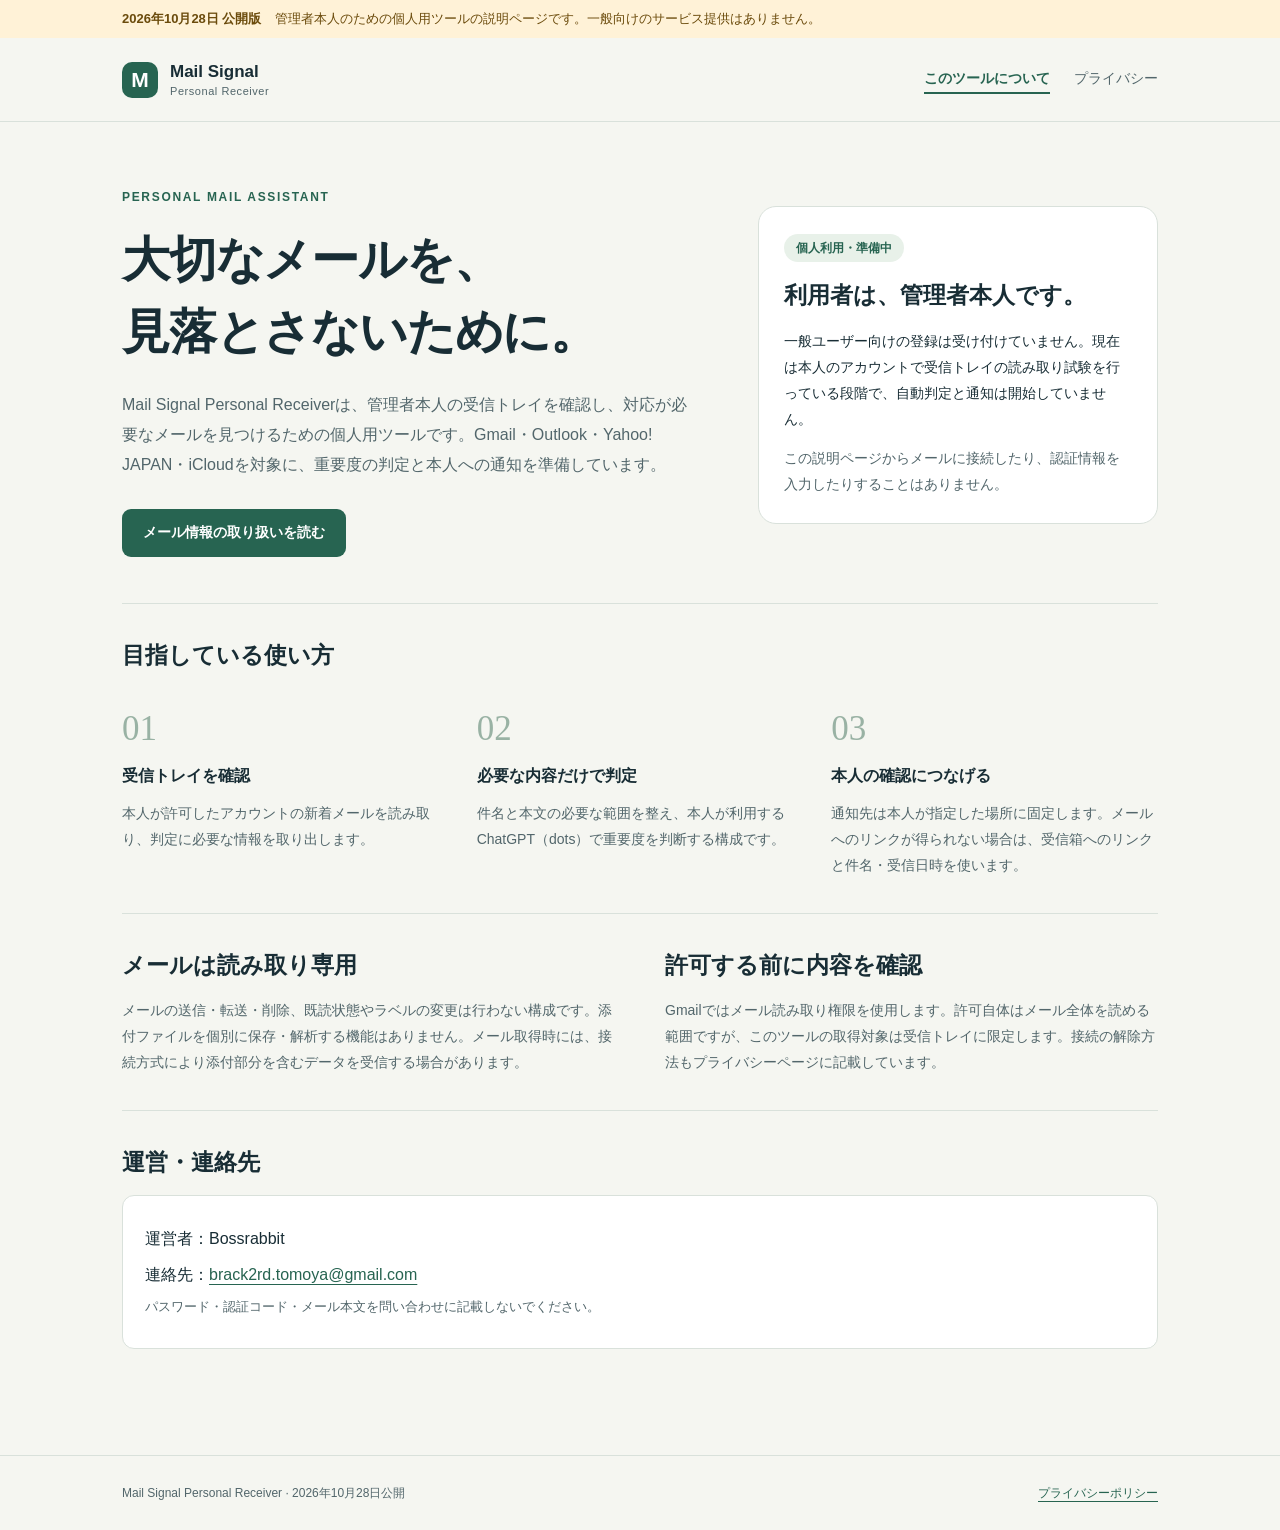
<file: index.html>
<!doctype html>
<html lang="ja">
<head>
  <meta charset="utf-8"><meta name="viewport" content="width=device-width,initial-scale=1">
  <meta name="robots" content="noindex,nofollow"><meta name="referrer" content="no-referrer">
  <meta http-equiv="Content-Security-Policy" content="default-src 'none'; style-src 'self'; img-src 'self'; base-uri 'none'; form-action 'none'">
  <title>Mail Signal Personal Receiver｜個人用メール通知</title>
  <meta name="description" content="Mail Signal Personal Receiverの目的と、メール情報の取り扱いについて。管理者本人のための個人用メール確認・通知ツールです。">
  <link rel="stylesheet" href="styles.css">
</head>
<body>
<a class="skip" href="#main">本文へ</a>
<div class="draft"><div class="wrap"><strong>2026年10月28日 公開版</strong>管理者本人のための個人用ツールの説明ページです。一般向けのサービス提供はありません。</div></div>
<header><div class="wrap header">
  <a class="brand" href="index.html"><span class="mark" aria-hidden="true">M</span><span>Mail Signal<small>Personal Receiver</small></span></a>
  <nav aria-label="メインナビゲーション"><a href="index.html" aria-current="page">このツールについて</a><a href="privacy.html">プライバシー</a></nav>
</div></header>
<main id="main"><div class="wrap">
  <div class="hero">
    <div><div class="eyebrow">PERSONAL MAIL ASSISTANT</div><h1>大切なメールを、<br>見落とさないために。</h1>
      <p class="lede">Mail Signal Personal Receiverは、管理者本人の受信トレイを確認し、対応が必要なメールを見つけるための個人用ツールです。Gmail・Outlook・Yahoo! JAPAN・iCloudを対象に、重要度の判定と本人への通知を準備しています。</p>
      <a class="button" href="privacy.html">メール情報の取り扱いを読む</a>
    </div>
    <aside class="status" aria-label="提供状況"><span class="badge">個人利用・準備中</span><h2>利用者は、管理者本人です。</h2><p>一般ユーザー向けの登録は受け付けていません。現在は本人のアカウントで受信トレイの読み取り試験を行っている段階で、自動判定と通知は開始していません。</p><p class="quiet">この説明ページからメールに接続したり、認証情報を入力したりすることはありません。</p></aside>
  </div>
  <section class="section" aria-labelledby="how"><h2 id="how">目指している使い方</h2><div class="flow">
    <article><div class="number">01</div><h3>受信トレイを確認</h3><p>本人が許可したアカウントの新着メールを読み取り、判定に必要な情報を取り出します。</p></article>
    <article><div class="number">02</div><h3>必要な内容だけで判定</h3><p>件名と本文の必要な範囲を整え、本人が利用するChatGPT（dots）で重要度を判断する構成です。</p></article>
    <article><div class="number">03</div><h3>本人の確認につなげる</h3><p>通知先は本人が指定した場所に固定します。メールへのリンクが得られない場合は、受信箱へのリンクと件名・受信日時を使います。</p></article>
  </div></section>
  <section class="section columns"><div><h2>メールは読み取り専用</h2><p>メールの送信・転送・削除、既読状態やラベルの変更は行わない構成です。添付ファイルを個別に保存・解析する機能はありません。メール取得時には、接続方式により添付部分を含むデータを受信する場合があります。</p></div><div><h2>許可する前に内容を確認</h2><p>Gmailではメール読み取り権限を使用します。許可自体はメール全体を読める範囲ですが、このツールの取得対象は受信トレイに限定します。接続の解除方法もプライバシーページに記載しています。</p></div></section>
  <section class="section"><h2>運営・連絡先</h2><div class="contact"><p>運営者：Bossrabbit</p><p>連絡先：<a href="mailto:brack2rd.tomoya@gmail.com">brack2rd.tomoya@gmail.com</a></p><p class="quiet">パスワード・認証コード・メール本文を問い合わせに記載しないでください。</p></div></section>
</div></main>
<footer><div class="wrap footer"><span>Mail Signal Personal Receiver · 2026年10月28日公開</span><span><a href="privacy.html">プライバシーポリシー</a></span></div></footer>
</body></html>
</file>
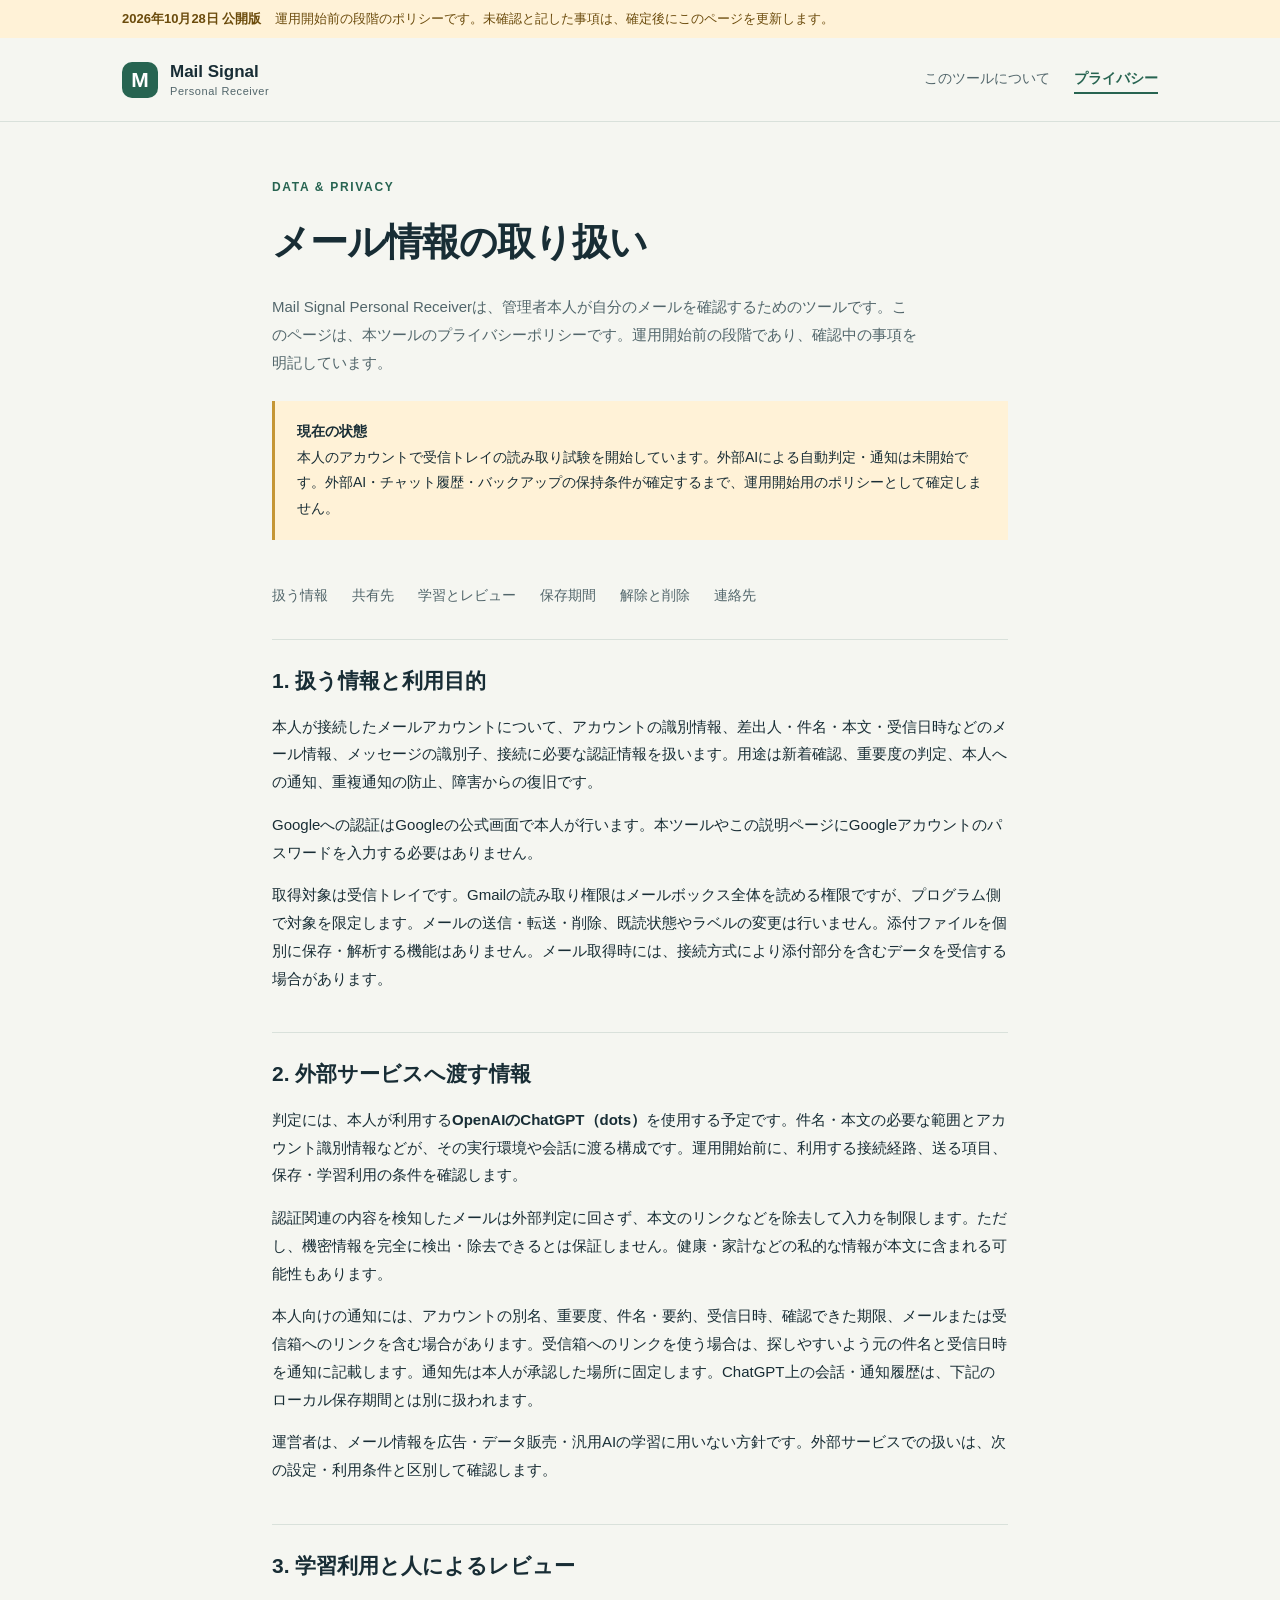
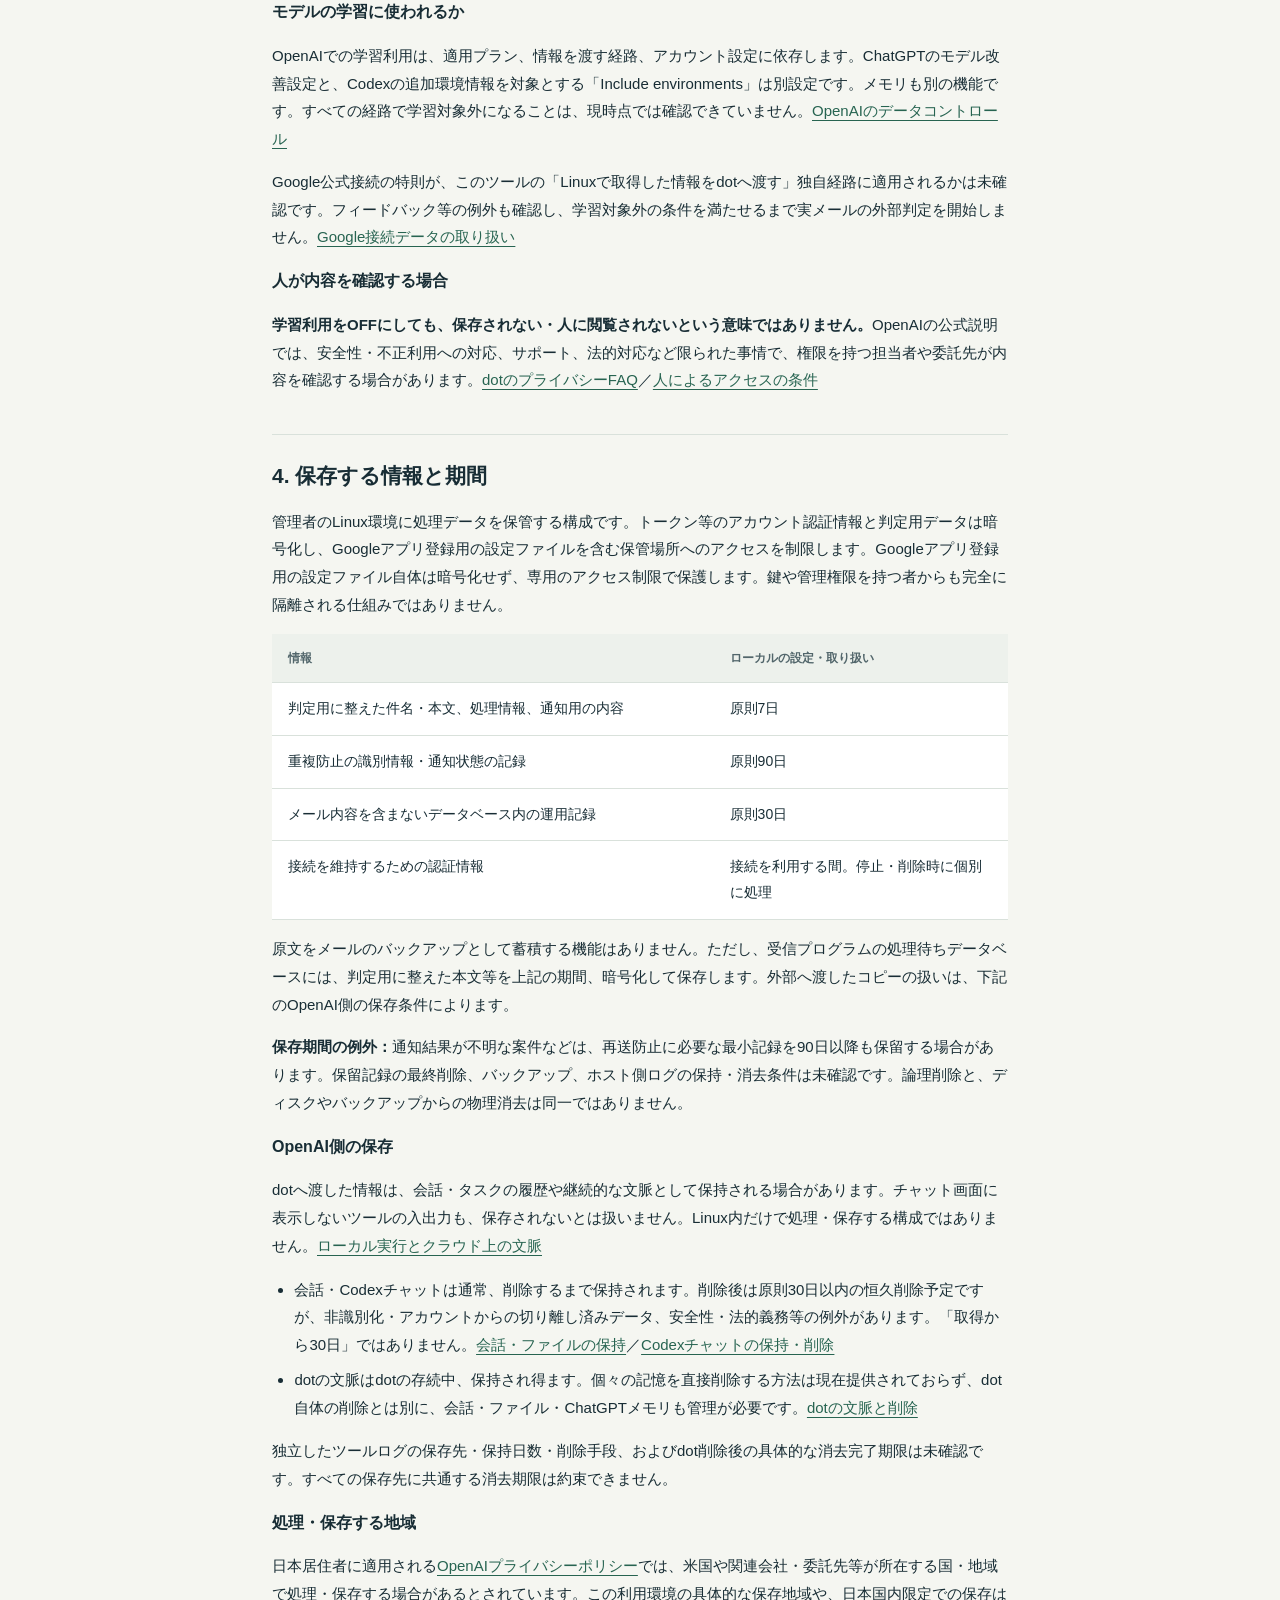
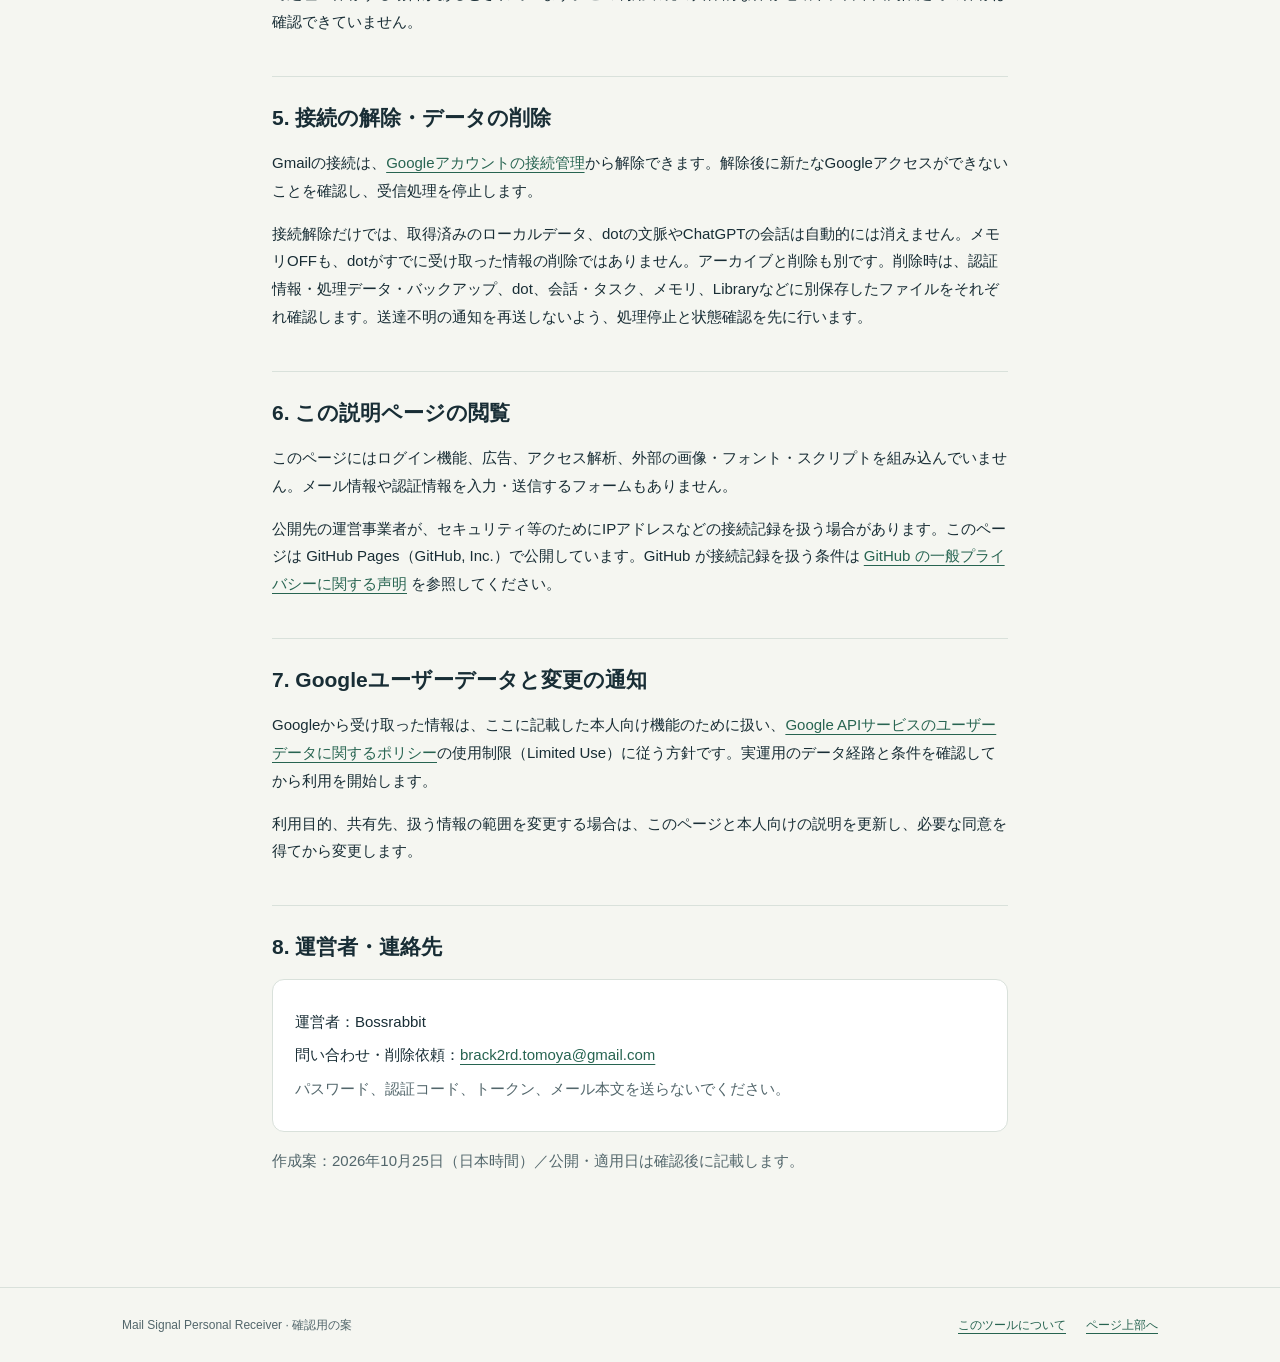
<file: privacy.html>
<!doctype html>
<html lang="ja">
<head>
  <meta charset="utf-8"><meta name="viewport" content="width=device-width,initial-scale=1">
  <meta name="robots" content="noindex,nofollow"><meta name="referrer" content="no-referrer">
  <meta http-equiv="Content-Security-Policy" content="default-src 'none'; style-src 'self'; img-src 'self'; base-uri 'none'; form-action 'none'">
  <title>プライバシーポリシー｜Mail Signal Personal Receiver</title>
  <meta name="description" content="Mail Signal Personal Receiverが扱うメール情報、利用目的、外部サービスへの共有、保存と接続解除について。">
  <link rel="stylesheet" href="styles.css">
</head>
<body>
<a class="skip" href="#main">本文へ</a>
<div class="draft"><div class="wrap"><strong>2026年10月28日 公開版</strong>運用開始前の段階のポリシーです。未確認と記した事項は、確定後にこのページを更新します。</div></div>
<header><div class="wrap header"><a class="brand" href="index.html"><span class="mark" aria-hidden="true">M</span><span>Mail Signal<small>Personal Receiver</small></span></a><nav aria-label="メインナビゲーション"><a href="index.html">このツールについて</a><a href="privacy.html" aria-current="page">プライバシー</a></nav></div></header>
<main id="main"><div class="wrap policy">
  <div class="eyebrow">DATA &amp; PRIVACY</div><h1>メール情報の取り扱い</h1><p class="lede">Mail Signal Personal Receiverは、管理者本人が自分のメールを確認するためのツールです。このページは、本ツールのプライバシーポリシーです。運用開始前の段階であり、確認中の事項を明記しています。</p>
  <div class="note"><strong>現在の状態</strong><br>本人のアカウントで受信トレイの読み取り試験を開始しています。外部AIによる自動判定・通知は未開始です。外部AI・チャット履歴・バックアップの保持条件が確定するまで、運用開始用のポリシーとして確定しません。</div>
  <nav class="toc" aria-label="ページ内目次"><a href="#data">扱う情報</a><a href="#sharing">共有先</a><a href="#ai-use">学習とレビュー</a><a href="#retention">保存期間</a><a href="#control">解除と削除</a><a href="#contact">連絡先</a></nav>
  <section id="data"><h2>1. 扱う情報と利用目的</h2><p>本人が接続したメールアカウントについて、アカウントの識別情報、差出人・件名・本文・受信日時などのメール情報、メッセージの識別子、接続に必要な認証情報を扱います。用途は新着確認、重要度の判定、本人への通知、重複通知の防止、障害からの復旧です。</p><p>Googleへの認証はGoogleの公式画面で本人が行います。本ツールやこの説明ページにGoogleアカウントのパスワードを入力する必要はありません。</p><p>取得対象は受信トレイです。Gmailの読み取り権限はメールボックス全体を読める権限ですが、プログラム側で対象を限定します。メールの送信・転送・削除、既読状態やラベルの変更は行いません。添付ファイルを個別に保存・解析する機能はありません。メール取得時には、接続方式により添付部分を含むデータを受信する場合があります。</p></section>
  <section id="sharing"><h2>2. 外部サービスへ渡す情報</h2><p>判定には、本人が利用する<strong>OpenAIのChatGPT（dots）</strong>を使用する予定です。件名・本文の必要な範囲とアカウント識別情報などが、その実行環境や会話に渡る構成です。運用開始前に、利用する接続経路、送る項目、保存・学習利用の条件を確認します。</p><p>認証関連の内容を検知したメールは外部判定に回さず、本文のリンクなどを除去して入力を制限します。ただし、機密情報を完全に検出・除去できるとは保証しません。健康・家計などの私的な情報が本文に含まれる可能性もあります。</p><p>本人向けの通知には、アカウントの別名、重要度、件名・要約、受信日時、確認できた期限、メールまたは受信箱へのリンクを含む場合があります。受信箱へのリンクを使う場合は、探しやすいよう元の件名と受信日時を通知に記載します。通知先は本人が承認した場所に固定します。ChatGPT上の会話・通知履歴は、下記のローカル保存期間とは別に扱われます。</p><p>運営者は、メール情報を広告・データ販売・汎用AIの学習に用いない方針です。外部サービスでの扱いは、次の設定・利用条件と区別して確認します。</p></section>
  <section id="ai-use"><h2>3. 学習利用と人によるレビュー</h2>
    <h3>モデルの学習に使われるか</h3><p>OpenAIでの学習利用は、適用プラン、情報を渡す経路、アカウント設定に依存します。ChatGPTのモデル改善設定と、Codexの追加環境情報を対象とする「Include environments」は別設定です。メモリも別の機能です。すべての経路で学習対象外になることは、現時点では確認できていません。<a href="https://help.openai.com/en/articles/7730893-data-controls-in-chatgpt" rel="noreferrer">OpenAIのデータコントロール</a></p>
    <p>Google公式接続の特則が、このツールの「Linuxで取得した情報をdotへ渡す」独自経路に適用されるかは未確認です。フィードバック等の例外も確認し、学習対象外の条件を満たせるまで実メールの外部判定を開始しません。<a href="https://help.openai.com/en/articles/10408842-google-app-data-controls-faq" rel="noreferrer">Google接続データの取り扱い</a></p>
    <h3>人が内容を確認する場合</h3><p><strong>学習利用をOFFにしても、保存されない・人に閲覧されないという意味ではありません。</strong>OpenAIの公式説明では、安全性・不正利用への対応、サポート、法的対応など限られた事情で、権限を持つ担当者や委託先が内容を確認する場合があります。<a href="https://help.openai.com/en/articles/20001529-dots-privacy-security-and-safety-faqs" rel="noreferrer">dotのプライバシーFAQ</a>／<a href="https://help.openai.com/en/articles/7039943-how-openai-handles-data-in-consumer-services" rel="noreferrer">人によるアクセスの条件</a></p>
  </section>
  <section id="retention"><h2>4. 保存する情報と期間</h2><p>管理者のLinux環境に処理データを保管する構成です。トークン等のアカウント認証情報と判定用データは暗号化し、Googleアプリ登録用の設定ファイルを含む保管場所へのアクセスを制限します。Googleアプリ登録用の設定ファイル自体は暗号化せず、専用のアクセス制限で保護します。鍵や管理権限を持つ者からも完全に隔離される仕組みではありません。</p><div class="table-scroll"><table><thead><tr><th scope="col">情報</th><th scope="col">ローカルの設定・取り扱い</th></tr></thead><tbody>
    <tr><td>判定用に整えた件名・本文、処理情報、通知用の内容</td><td>原則7日</td></tr>
    <tr><td>重複防止の識別情報・通知状態の記録</td><td>原則90日</td></tr>
    <tr><td>メール内容を含まないデータベース内の運用記録</td><td>原則30日</td></tr>
    <tr><td>接続を維持するための認証情報</td><td>接続を利用する間。停止・削除時に個別に処理</td></tr>
  </tbody></table></div><p>原文をメールのバックアップとして蓄積する機能はありません。ただし、受信プログラムの処理待ちデータベースには、判定用に整えた本文等を上記の期間、暗号化して保存します。外部へ渡したコピーの扱いは、下記のOpenAI側の保存条件によります。</p><p><strong>保存期間の例外：</strong>通知結果が不明な案件などは、再送防止に必要な最小記録を90日以降も保留する場合があります。保留記録の最終削除、バックアップ、ホスト側ログの保持・消去条件は未確認です。論理削除と、ディスクやバックアップからの物理消去は同一ではありません。</p>
    <h3>OpenAI側の保存</h3><p>dotへ渡した情報は、会話・タスクの履歴や継続的な文脈として保持される場合があります。チャット画面に表示しないツールの入出力も、保存されないとは扱いません。Linux内だけで処理・保存する構成ではありません。<a href="https://help.openai.com/en/articles/20001548-agent-security-and-local-work-sync-in-chatgpt" rel="noreferrer">ローカル実行とクラウド上の文脈</a></p>
    <ul><li>会話・Codexチャットは通常、削除するまで保持されます。削除後は原則30日以内の恒久削除予定ですが、非識別化・アカウントからの切り離し済みデータ、安全性・法的義務等の例外があります。「取得から30日」ではありません。<a href="https://help.openai.com/en/articles/8983778-chat-and-file-retention-in-chatgpt" rel="noreferrer">会話・ファイルの保持</a>／<a href="https://help.openai.com/en/articles/20001333-archiving-and-deleting-codex-chats-in-the-chatgpt-app" rel="noreferrer">Codexチャットの保持・削除</a></li>
    <li>dotの文脈はdotの存続中、保持され得ます。個々の記憶を直接削除する方法は現在提供されておらず、dot自体の削除とは別に、会話・ファイル・ChatGPTメモリも管理が必要です。<a href="https://help.openai.com/en/articles/20001529-dots-privacy-security-and-safety-faqs" rel="noreferrer">dotの文脈と削除</a></li></ul>
    <p>独立したツールログの保存先・保持日数・削除手段、およびdot削除後の具体的な消去完了期限は未確認です。すべての保存先に共通する消去期限は約束できません。</p>
    <h3>処理・保存する地域</h3><p>日本居住者に適用される<a href="https://openai.com/policies/row-privacy-policy/" rel="noreferrer">OpenAIプライバシーポリシー</a>では、米国や関連会社・委託先等が所在する国・地域で処理・保存する場合があるとされています。この利用環境の具体的な保存地域や、日本国内限定での保存は確認できていません。</p>
  </section>
  <section id="control"><h2>5. 接続の解除・データの削除</h2><p>Gmailの接続は、<a href="https://myaccount.google.com/connections" rel="noreferrer">Googleアカウントの接続管理</a>から解除できます。解除後に新たなGoogleアクセスができないことを確認し、受信処理を停止します。</p><p>接続解除だけでは、取得済みのローカルデータ、dotの文脈やChatGPTの会話は自動的には消えません。メモリOFFも、dotがすでに受け取った情報の削除ではありません。アーカイブと削除も別です。削除時は、認証情報・処理データ・バックアップ、dot、会話・タスク、メモリ、Libraryなどに別保存したファイルをそれぞれ確認します。送達不明の通知を再送しないよう、処理停止と状態確認を先に行います。</p></section>
  <section><h2>6. この説明ページの閲覧</h2><p>このページにはログイン機能、広告、アクセス解析、外部の画像・フォント・スクリプトを組み込んでいません。メール情報や認証情報を入力・送信するフォームもありません。</p><p>公開先の運営事業者が、セキュリティ等のためにIPアドレスなどの接続記録を扱う場合があります。このページは GitHub Pages（GitHub, Inc.）で公開しています。GitHub が接続記録を扱う条件は <a href="https://docs.github.com/ja/site-policy/privacy-policies/github-general-privacy-statement">GitHub の一般プライバシーに関する声明</a> を参照してください。</p></section>
  <section><h2>7. Googleユーザーデータと変更の通知</h2><p>Googleから受け取った情報は、ここに記載した本人向け機能のために扱い、<a href="https://developers.google.com/terms/api-services-user-data-policy?hl=ja" rel="noreferrer">Google APIサービスのユーザーデータに関するポリシー</a>の使用制限（Limited Use）に従う方針です。実運用のデータ経路と条件を確認してから利用を開始します。</p><p>利用目的、共有先、扱う情報の範囲を変更する場合は、このページと本人向けの説明を更新し、必要な同意を得てから変更します。</p></section>
  <section id="contact"><h2>8. 運営者・連絡先</h2><div class="contact"><p>運営者：Bossrabbit</p><p>問い合わせ・削除依頼：<a href="mailto:brack2rd.tomoya@gmail.com">brack2rd.tomoya@gmail.com</a></p><p class="quiet">パスワード、認証コード、トークン、メール本文を送らないでください。</p></div><p class="quiet">作成案：2026年10月25日（日本時間）／公開・適用日は確認後に記載します。</p></section>
</div></main>
<footer><div class="wrap footer"><span>Mail Signal Personal Receiver · 確認用の案</span><span><a href="index.html">このツールについて</a><a href="#main">ページ上部へ</a></span></div></footer>
</body></html>
</file>
<file: styles.css>
:root{--ink:#182d35;--muted:#52666b;--paper:#f5f6f1;--line:#d9e1db;--accent:#276451;--white:#fff;--note:#fff2d7;--note-ink:#6b4b0c}*{box-sizing:border-box}html{scroll-behavior:auto}body{margin:0;background:var(--paper);color:var(--ink);font-family:"Yu Gothic UI","Yu Gothic","Hiragino Kaku Gothic ProN",Meiryo,sans-serif;line-height:1.85}a{color:var(--accent);text-underline-offset:4px}a:hover{text-decoration-thickness:2px}a:focus-visible{outline:3px solid #cf9a31;outline-offset:5px}.skip{position:absolute;left:1rem;top:-8rem;background:white;padding:.6rem}.skip:focus{top:1rem;z-index:2}.wrap{max-width:1100px;margin:auto;padding:0 32px}.draft{background:var(--note);color:var(--note-ink);font-size:13px;padding:7px 0}.draft strong{margin-right:14px}header{border-bottom:1px solid var(--line)}.header{display:flex;align-items:center;justify-content:space-between;gap:24px;padding-top:22px;padding-bottom:22px}.brand{text-decoration:none;color:var(--ink);display:flex;align-items:center;gap:12px;font-size:17px;font-weight:700;line-height:1.4}.mark{width:36px;height:36px;background:var(--accent);color:white;display:grid;place-items:center;border-radius:10px;font-size:21px}.brand small{display:block;font-size:11px;font-weight:500;letter-spacing:.05em;color:var(--muted)}nav{display:flex;gap:24px;font-size:14px}nav a{text-decoration:none;color:var(--muted)}nav a[aria-current=page]{color:var(--accent);font-weight:700;border-bottom:2px solid var(--accent)}main{padding:54px 0 72px}.eyebrow{font-size:12px;letter-spacing:.14em;color:var(--accent);font-weight:700}.hero{display:grid;grid-template-columns:1.45fr 1fr;gap:55px;align-items:start;padding:10px 0 46px}h1{font-size:clamp(31px,4.1vw,48px);line-height:1.5;letter-spacing:-.025em;font-family:"Yu Mincho","Hiragino Mincho ProN",serif;margin:16px 0 22px}h2{font-size:23px;line-height:1.5;margin:0 0 16px}h3{font-size:16px;margin:0 0 10px}.lede{font-size:16px;color:var(--muted);max-width:43em}.status{background:var(--white);border:1px solid var(--line);border-radius:18px;padding:25px;margin-top:20px}.badge{display:inline-block;background:#e8f1e9;color:var(--accent);font-weight:700;font-size:12px;border-radius:30px;padding:3px 12px}.status p{font-size:14px;margin:14px 0 0}.quiet{color:var(--muted);font-size:13px}.button{display:inline-block;background:var(--accent);color:white;border-radius:9px;padding:11px 21px;font-weight:700;font-size:14px;text-decoration:none;margin-top:14px}.section{padding:34px 0;border-top:1px solid var(--line)}.flow{display:grid;grid-template-columns:repeat(3,1fr);gap:28px;margin-top:24px}.number{font-family:Georgia,serif;font-size:35px;color:#99b2a4}.flow p,.columns p{font-size:14px;color:var(--muted);margin:0}.columns{display:grid;grid-template-columns:1fr 1fr;gap:50px}.note{padding:18px 22px;border-left:3px solid #c59635;background:var(--note);font-size:14px;margin:24px 0}.pending{color:var(--note-ink);font-weight:600}.policy{max-width:800px}.policy h1{font-size:38px}.policy section{padding:25px 0;border-top:1px solid var(--line)}.policy section h2{font-size:21px}.policy p,.policy li{font-size:15px}.policy ul,.policy ol{padding-left:1.4em}.policy li{margin:7px 0}.toc{display:flex;gap:10px 24px;flex-wrap:wrap;padding:19px 0 30px;font-size:14px}.table-scroll{overflow:auto}table{width:100%;border-collapse:collapse;font-size:14px;background:white}th,td{text-align:left;vertical-align:top;border-bottom:1px solid var(--line);padding:13px 16px}th{font-size:12px;color:var(--muted);background:#edf1ec}td:first-child{width:60%}.contact{background:var(--white);padding:22px;border:1px solid var(--line);border-radius:12px}.contact p{margin:6px 0}footer{border-top:1px solid var(--line);padding:26px 0;font-size:12px;color:var(--muted)}.footer{display:flex;justify-content:space-between;gap:22px}.footer a{margin-left:20px}@media(max-width:700px){.wrap{padding:0 22px}.header{align-items:flex-start;flex-direction:column;gap:16px}.hero,.flow,.columns{grid-template-columns:1fr;gap:22px}.hero{padding-bottom:26px}.status{margin:0}main{padding-top:30px}h1{font-size:30px}.flow{gap:25px}.flow article{border-bottom:1px solid var(--line);padding-bottom:16px}.footer{flex-direction:column}.footer a{margin:0 18px 0 0}.policy h1{font-size:30px}.policy p,.policy li{font-size:14px}th,td{padding:11px}.draft{font-size:12px}}@media(prefers-reduced-motion:reduce){html{scroll-behavior:auto}}@media print{.draft,nav,.skip,.button{display:none}body{background:white}.wrap{max-width:none}.hero{display:block}.status{break-inside:avoid}a{color:inherit}.policy section{break-inside:avoid}}
.status h2{margin-top:16px}
</file>
